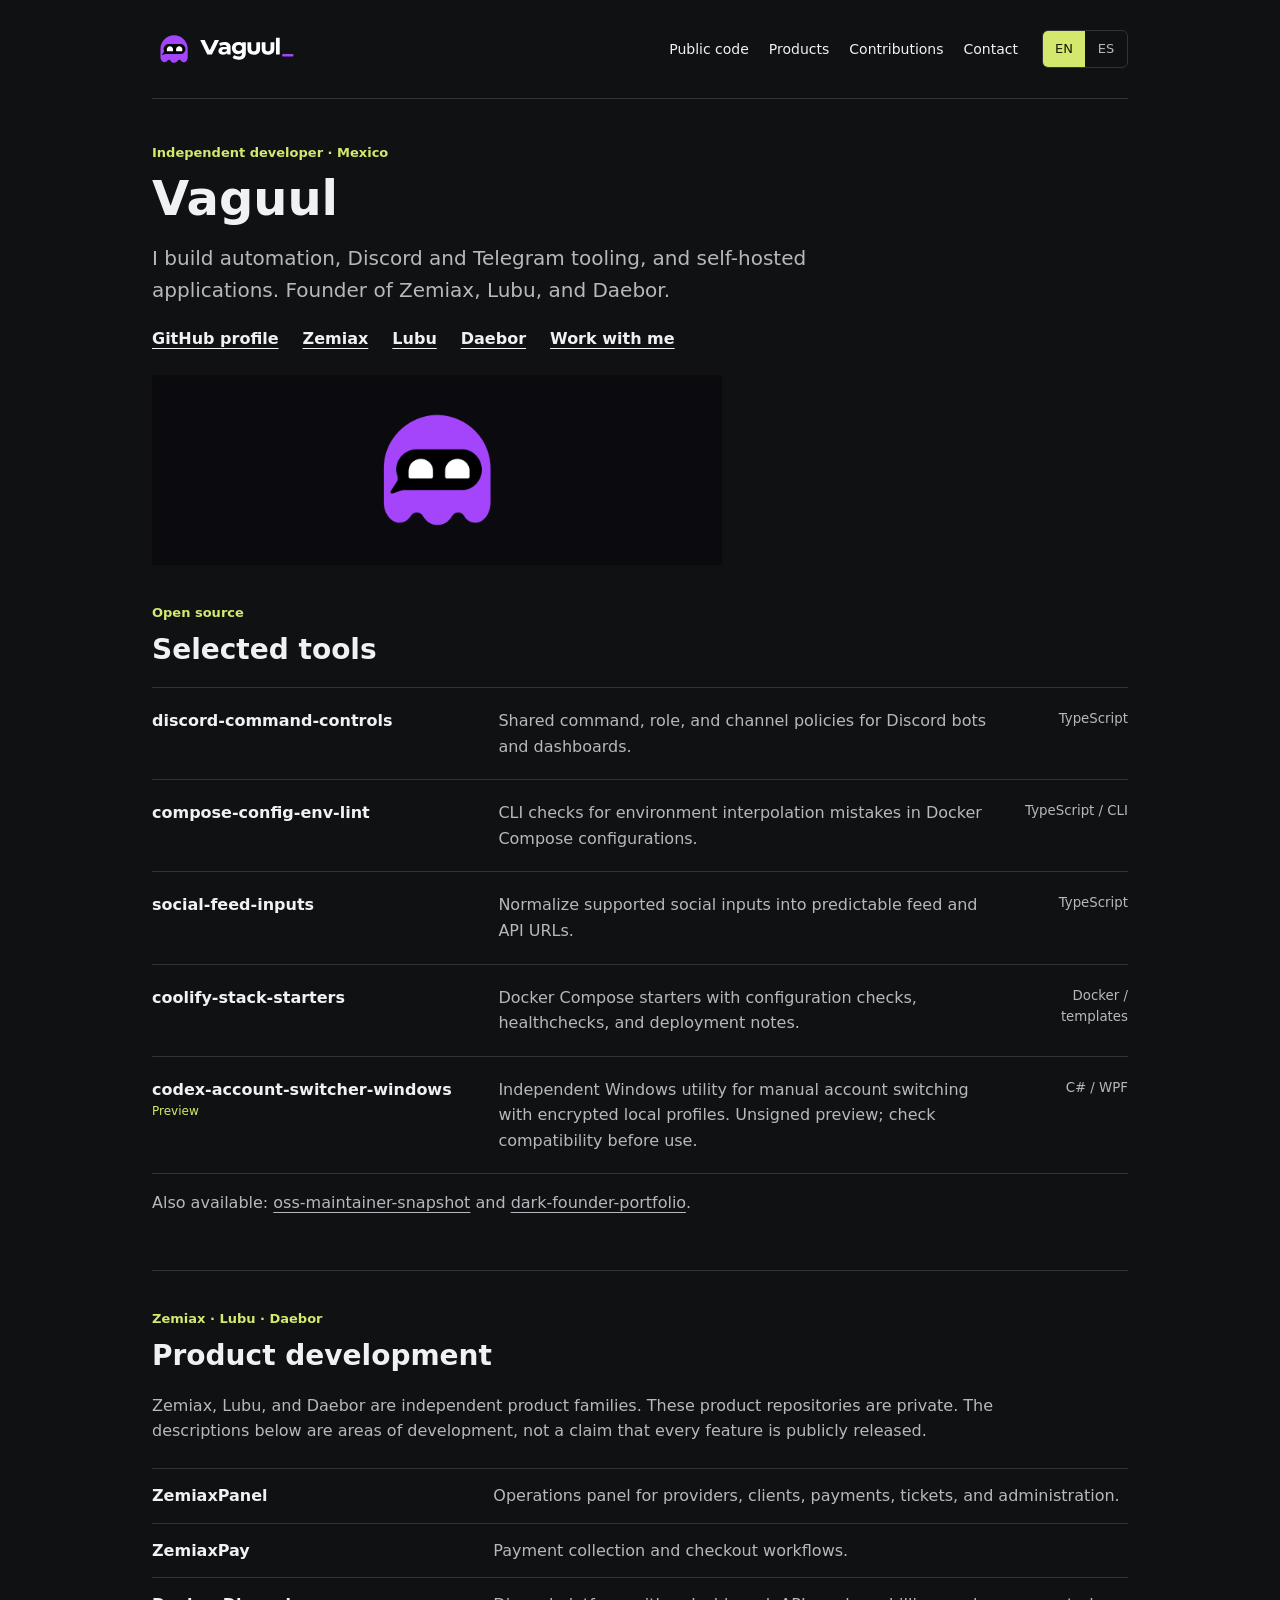
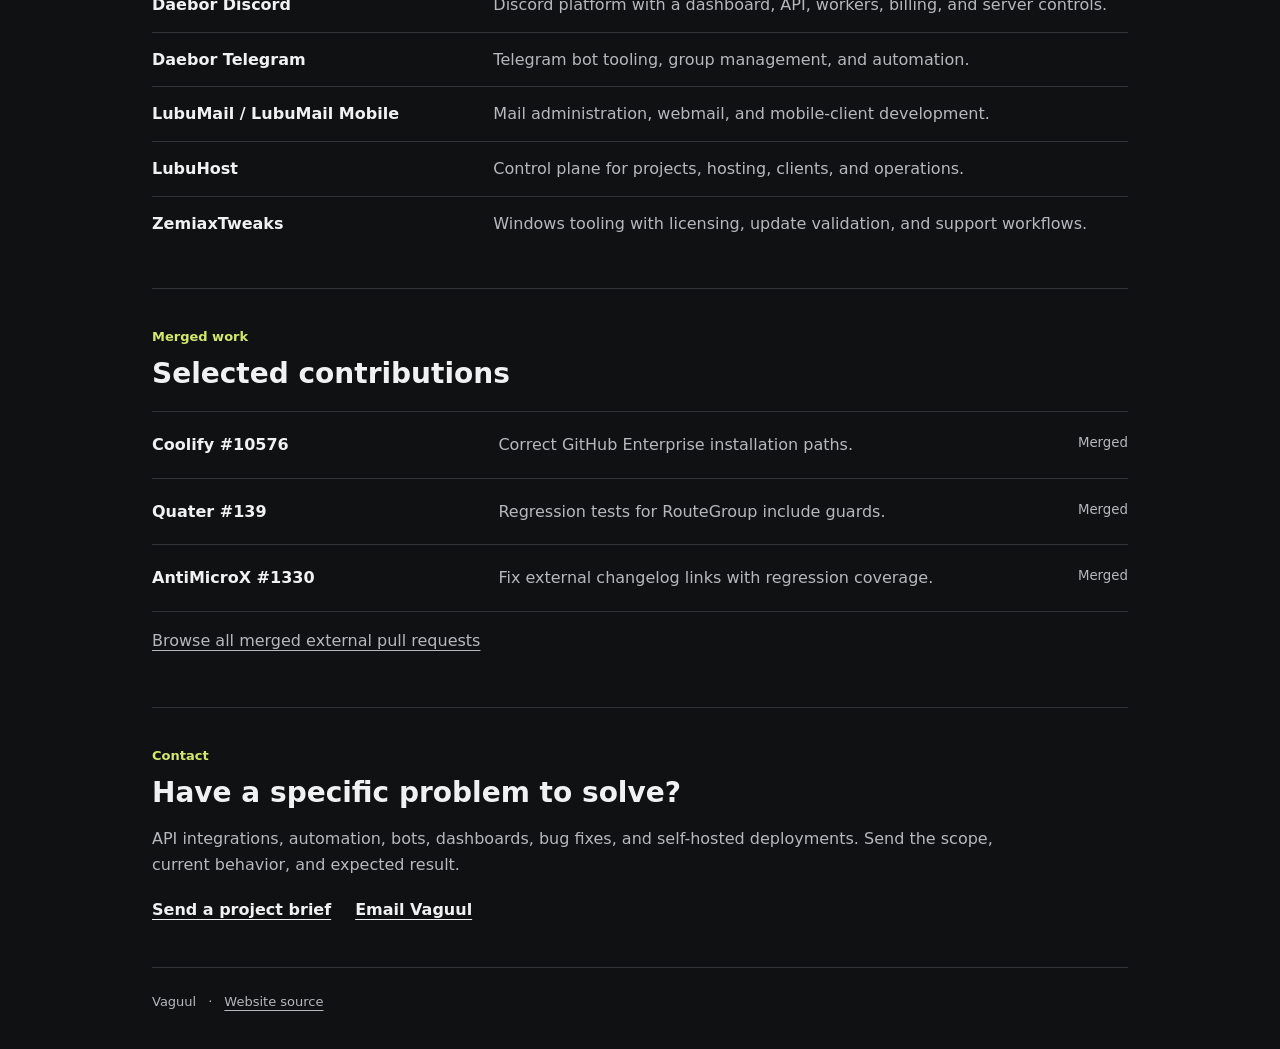
<file: index.html>
<!DOCTYPE html>
<html lang="en">
  <head>
    <meta charset="UTF-8" />
    <meta name="viewport" content="width=device-width, initial-scale=1.0" />
    <title>Vaguul</title>
    <meta name="description" content="Vaguul builds automation, bot tooling, and self-hosted applications. Explore public utilities, merged contributions, and products from Zemiax, Lubu, and Daebor." />
    <meta property="og:title" content="Vaguul" />
    <meta property="og:description" content="Automation, bot tooling, and self-hosted applications. Public code and selected contributions." />
    <meta property="og:type" content="website" />
    <meta property="og:url" content="https://vaguul.github.io/portfolio/" />
    <meta property="og:image" content="https://vaguul.github.io/portfolio/assets/vaguul-social.png?v=20261113c" />
    <meta name="twitter:card" content="summary_large_image" />
    <link rel="icon" type="image/svg+xml" href="./assets/favicon.svg?v=20261113" />
    <link rel="stylesheet" href="./styles.css?v=20261113-fidelity" />
  </head>
  <body>
    <a class="skip-link" href="#main" data-i18n="skip">Skip to content</a>
    <div class="page-shell">
      <header class="topbar">
        <a class="brand" href="#top" aria-label="Vaguul"><img src="./assets/vaguul-logo.svg?v=20261113" alt="Vaguul" width="150" height="50" /></a>
        <nav class="topnav" aria-label="Primary">
          <a href="#public" data-i18n="navPublic">Public code</a>
          <a href="#work" data-i18n="navWork">Products</a>
          <a href="#oss" data-i18n="navOss">Contributions</a>
          <a href="#contact" data-i18n="navContact">Contact</a>
        </nav>
        <div class="lang-toggle" role="group" aria-label="Language">
          <button type="button" class="lang-button" data-lang-trigger="en" aria-pressed="true">EN</button>
          <button type="button" class="lang-button" data-lang-trigger="es" aria-pressed="false">ES</button>
        </div>
      </header>

      <main id="main">
        <section class="intro" id="top" aria-labelledby="intro-title">
          <p class="eyebrow" data-i18n="eyebrow">Independent developer · Mexico</p>
          <h1 id="intro-title">Vaguul</h1>
          <p class="intro-text" data-i18n="intro">I build automation, Discord and Telegram tooling, and self-hosted applications. Founder of Zemiax, Lubu, and Daebor.</p>
          <div class="intro-links">
            <a href="https://github.com/vaguul" data-i18n="github">GitHub profile</a>
            <a href="https://github.com/zemiax">Zemiax</a>
            <a href="https://github.com/LubuLabs">Lubu</a>
            <a href="https://github.com/Daebor">Daebor</a>
            <a href="#contact" data-i18n="contactLink">Work with me</a>
          </div>
          <img class="brand-banner" src="./assets/vaguul-github-banner.png?v=20261113c" alt="Vaguul" width="1200" height="400" decoding="async" />
        </section>

        <section class="section" id="public" aria-labelledby="public-title">
          <div class="section-head">
            <p class="section-label" data-i18n="publicLabel">Open source</p>
            <h2 id="public-title" data-i18n="publicTitle">Selected tools</h2>
          </div>
          <div class="repo-list">
            <a class="repo-row" href="https://github.com/vaguul/discord-command-controls">
              <strong>discord-command-controls</strong><span data-i18n="discord">Shared command, role, and channel policies for Discord bots and dashboards.</span><small>TypeScript</small>
            </a>
            <a class="repo-row" href="https://github.com/vaguul/compose-config-env-lint">
              <strong>compose-config-env-lint</strong><span data-i18n="compose">CLI checks for environment interpolation mistakes in Docker Compose configurations.</span><small>TypeScript / CLI</small>
            </a>
            <a class="repo-row" href="https://github.com/vaguul/social-feed-inputs">
              <strong>social-feed-inputs</strong><span data-i18n="social">Normalize supported social inputs into predictable feed and API URLs.</span><small>TypeScript</small>
            </a>
            <a class="repo-row" href="https://github.com/vaguul/coolify-stack-starters">
              <strong>coolify-stack-starters</strong><span data-i18n="starters">Docker Compose starters with configuration checks, healthchecks, and deployment notes.</span><small>Docker / templates</small>
            </a>
            <a class="repo-row" href="https://github.com/vaguul/codex-account-switcher-windows/releases/tag/v0.2.11">
              <strong>codex-account-switcher-windows <span class="status" data-i18n="preview">Preview</span></strong><span data-i18n="switcher">Independent Windows utility for manual account switching with encrypted local profiles. Unsigned preview; check compatibility before use.</span><small>C# / WPF</small>
            </a>
          </div>
          <p class="section-note"><span data-i18n="more">Also available:</span> <a href="https://github.com/vaguul/oss-maintainer-snapshot">oss-maintainer-snapshot</a> <span data-i18n="and">and</span> <a href="https://github.com/vaguul/dark-founder-portfolio">dark-founder-portfolio</a>.</p>
        </section>

        <section class="section" id="work" aria-labelledby="work-title">
          <div class="section-head">
            <p class="section-label">Zemiax · Lubu · Daebor</p>
            <h2 id="work-title" data-i18n="workTitle">Product development</h2>
          </div>
          <p class="section-note" data-i18n="privateNote">Zemiax, Lubu, and Daebor are independent product families. These product repositories are private. The descriptions below are areas of development, not a claim that every feature is publicly released.</p>
          <dl class="product-list">
            <div><dt>ZemiaxPanel</dt><dd data-i18n="panel">Operations panel for providers, clients, payments, tickets, and administration.</dd></div>
            <div><dt>ZemiaxPay</dt><dd data-i18n="pay">Payment collection and checkout workflows.</dd></div>
            <div><dt>Daebor Discord</dt><dd data-i18n="discordProduct">Discord platform with a dashboard, API, workers, billing, and server controls.</dd></div>
            <div><dt>Daebor Telegram</dt><dd data-i18n="telegram">Telegram bot tooling, group management, and automation.</dd></div>
            <div><dt>LubuMail / LubuMail Mobile</dt><dd data-i18n="mail">Mail administration, webmail, and mobile-client development.</dd></div>
            <div><dt>LubuHost</dt><dd data-i18n="host">Control plane for projects, hosting, clients, and operations.</dd></div>
            <div><dt>ZemiaxTweaks</dt><dd data-i18n="tweaks">Windows tooling with licensing, update validation, and support workflows.</dd></div>
          </dl>
        </section>

        <section class="section" id="oss" aria-labelledby="oss-title">
          <div class="section-head">
            <p class="section-label" data-i18n="ossLabel">Merged work</p>
            <h2 id="oss-title" data-i18n="ossTitle">Selected contributions</h2>
          </div>
          <div class="repo-list">
            <a class="repo-row" href="https://github.com/coollabsio/coolify/pull/10576"><strong>Coolify #10576</strong><span data-i18n="contrib1">Correct GitHub Enterprise installation paths.</span><small data-i18n="merged">Merged</small></a>
            <a class="repo-row" href="https://github.com/DevilsAutumn/quater/pull/139"><strong>Quater #139</strong><span data-i18n="contrib2">Regression tests for RouteGroup include guards.</span><small data-i18n="merged">Merged</small></a>
            <a class="repo-row" href="https://github.com/AntiMicroX/antimicrox/pull/1330"><strong>AntiMicroX #1330</strong><span data-i18n="contrib3">Fix external changelog links with regression coverage.</span><small data-i18n="merged">Merged</small></a>
          </div>
          <p class="section-note"><a href="https://github.com/pulls?q=is%3Apr+is%3Amerged+author%3Avaguul+is%3Apublic+-user%3Avaguul+-user%3Azemiax+-user%3ALubuLabs+-user%3ADaebor" data-i18n="allContributions">Browse all merged external pull requests</a></p>
        </section>

        <section class="section contact-section" id="contact" aria-labelledby="contact-title">
          <p class="section-label" data-i18n="contactLabel">Contact</p>
          <h2 id="contact-title" data-i18n="contactTitle">Have a specific problem to solve?</h2>
          <p class="section-note" data-i18n="contactText">API integrations, automation, bots, dashboards, bug fixes, and self-hosted deployments. Send the scope, current behavior, and expected result.</p>
          <div class="intro-links">
            <a href="https://contra.com/s/lrs7rUkr-automation-api-integrations-and-internal-tools" data-i18n="brief">Send a project brief</a>
            <a href="mailto:heyvaguul@gmail.com" data-i18n="email">Email Vaguul</a>
          </div>
        </section>
      </main>
      <footer>Vaguul <span aria-hidden="true">·</span> <a href="https://github.com/vaguul/portfolio" data-i18n="source">Website source</a></footer>
    </div>
    <script>
      const translations = {
        en: {
          skip: "Skip to content", navPublic: "Public code", navWork: "Products", navOss: "Contributions", navContact: "Contact",
          eyebrow: "Independent developer · Mexico", intro: "I build automation, Discord and Telegram tooling, and self-hosted applications. Founder of Zemiax, Lubu, and Daebor.",
          github: "GitHub profile", contactLink: "Work with me", publicLabel: "Open source", publicTitle: "Selected tools",
          discord: "Shared command, role, and channel policies for Discord bots and dashboards.",
          compose: "CLI checks for environment interpolation mistakes in Docker Compose configurations.",
          social: "Normalize supported social inputs into predictable feed and API URLs.",
          starters: "Docker Compose starters with configuration checks, healthchecks, and deployment notes.",
          preview: "Preview", switcher: "Independent Windows utility for manual account switching with encrypted local profiles. Unsigned preview; check compatibility before use.",
          more: "Also available:", and: "and", workTitle: "Product development",
          privateNote: "Zemiax, Lubu, and Daebor are independent product families. These product repositories are private. The descriptions below are areas of development, not a claim that every feature is publicly released.",
          panel: "Operations panel for providers, clients, payments, tickets, and administration.", pay: "Payment collection and checkout workflows.",
          discordProduct: "Discord platform with a dashboard, API, workers, billing, and server controls.", telegram: "Telegram bot tooling, group management, and automation.",
          mail: "Mail administration, webmail, and mobile-client development.", host: "Control plane for projects, hosting, clients, and operations.",
          tweaks: "Windows tooling with licensing, update validation, and support workflows.",
          ossLabel: "Merged work", ossTitle: "Selected contributions", contrib1: "Correct GitHub Enterprise installation paths.",
          contrib2: "Regression tests for RouteGroup include guards.", contrib3: "Fix external changelog links with regression coverage.",
          merged: "Merged", allContributions: "Browse all merged external pull requests", contactLabel: "Contact", contactTitle: "Have a specific problem to solve?",
          contactText: "API integrations, automation, bots, dashboards, bug fixes, and self-hosted deployments. Send the scope, current behavior, and expected result.",
          brief: "Send a project brief", email: "Email Vaguul", source: "Website source"
        },
        es: {
          skip: "Ir al contenido", navPublic: "Código público", navWork: "Productos", navOss: "Contribuciones", navContact: "Contacto",
          eyebrow: "Desarrollador independiente · México", intro: "Desarrollo automatización, herramientas para Discord y Telegram y aplicaciones autoalojadas. Fundador de Zemiax, Lubu y Daebor.",
          github: "Perfil de GitHub", contactLink: "Trabajemos juntos", publicLabel: "Código abierto", publicTitle: "Herramientas seleccionadas",
          discord: "Políticas compartidas de comandos, roles y canales para bots y paneles de Discord.",
          compose: "CLI que detecta errores de interpolación de variables en configuraciones de Docker Compose.",
          social: "Normaliza entradas de redes compatibles en URLs predecibles de feeds y APIs.",
          starters: "Plantillas Docker Compose con validación de configuración, comprobaciones de salud y notas de despliegue.",
          preview: "Preliminar", switcher: "Utilidad independiente para cambiar de cuenta manualmente en Windows con perfiles locales cifrados. Versión preliminar sin firma; comprueba la compatibilidad antes de usarla.",
          more: "También disponibles:", and: "y", workTitle: "Desarrollo de productos",
          privateNote: "Zemiax, Lubu y Daebor son familias de productos independientes. Los repositorios de estos productos son privados. Estas descripciones indican áreas de desarrollo, no que todas sus funciones estén publicadas.",
          panel: "Panel de operaciones para proveedores, clientes, pagos, tickets y administración.", pay: "Flujos de cobro y checkout.",
          discordProduct: "Plataforma de Discord con panel, API, procesos en segundo plano, facturación y controles por servidor.", telegram: "Herramientas de bots de Telegram, gestión de grupos y automatización.",
          mail: "Administración de correo, webmail y desarrollo de clientes móviles.", host: "Panel de control para proyectos, alojamiento, clientes y operaciones.",
          tweaks: "Herramientas de Windows con licencias, validación de actualizaciones y flujos de soporte.",
          ossLabel: "Cambios integrados", ossTitle: "Contribuciones seleccionadas", contrib1: "Corrección de rutas de instalación de GitHub Enterprise.",
          contrib2: "Pruebas de regresión para las protecciones de inclusión de RouteGroup.", contrib3: "Corrección de enlaces externos del historial de cambios con pruebas de regresión.",
          merged: "Integrado", allContributions: "Ver todos los pull requests externos integrados", contactLabel: "Contacto", contactTitle: "¿Tienes un problema concreto por resolver?",
          contactText: "Integraciones API, automatización, bots, paneles, correcciones y despliegues autoalojados. Envía el alcance, el comportamiento actual y el resultado esperado.",
          brief: "Enviar propuesta de proyecto", email: "Escribir a Vaguul", source: "Código del sitio"
        }
      };
      function setLanguage(language) {
        const lang = Object.hasOwn(translations, language) ? language : "en";
        document.documentElement.lang = lang;
        document.querySelectorAll("[data-i18n]").forEach((node) => {
          node.textContent = translations[lang][node.dataset.i18n];
        });
        document.querySelectorAll("[data-lang-trigger]").forEach((button) => {
          button.setAttribute("aria-pressed", String(button.dataset.langTrigger === lang));
        });
      }
      document.querySelectorAll("[data-lang-trigger]").forEach((button) => {
        button.addEventListener("click", () => setLanguage(button.dataset.langTrigger));
      });
    </script>
  </body>
</html>
</file>
<file: styles.css>
:root {
  color-scheme: dark;
  --bg: #101113;
  --text: #f0f1f2;
  --muted: #b5b9bd;
  --line: #303337;
  --accent: #d4e86d;
}
* { box-sizing: border-box; }
html { scroll-behavior: smooth; }
body { margin: 0; background: var(--bg); color: var(--text); font-family: "Segoe UI", system-ui, sans-serif; line-height: 1.6; letter-spacing: 0; }
a { color: inherit; text-underline-offset: 4px; }
a:hover { color: var(--accent); }
a:focus-visible, button:focus-visible { outline: 2px solid var(--accent); outline-offset: 5px; }
.page-shell { max-width: 1040px; padding: 0 32px; margin: 0 auto; }
.skip-link { position: absolute; top: -80px; left: 16px; z-index: 2; padding: 8px 16px; background: var(--bg); }
.skip-link:focus { top: 12px; }
.topbar { display: flex; align-items: center; gap: 24px; flex-wrap: wrap; padding: 24px 0; border-bottom: 1px solid var(--line); }
.brand { font-weight: 700; text-decoration: none; color: var(--accent); white-space: nowrap; }
.brand img { display: block; width: 150px; height: 50px; object-fit: contain; }
.topnav { display: flex; gap: 20px; flex-wrap: wrap; margin-left: auto; }
.topnav a { text-decoration: none; font-size: 14px; }
.lang-toggle { display: flex; flex-shrink: 0; border: 1px solid var(--line); border-radius: 6px; overflow: hidden; }
.lang-button { min-width: 42px; min-height: 36px; border: 0; background: transparent; color: var(--muted); cursor: pointer; font: inherit; font-size: 13px; }
.lang-button[aria-pressed="true"] { background: var(--accent); color: #171a08; }
.intro { padding: 44px 0 0; }
.eyebrow, .section-label { margin: 0 0 8px; color: var(--accent); font-size: 13px; font-weight: 600; }
h1, h2, h3, p { margin: 0; }
h1 { font-size: 48px; line-height: 1.12; }
h2 { font-size: 28px; line-height: 1.25; }
.intro-text { margin-top: 16px; max-width: 720px; font-size: 20px; color: var(--muted); }
.intro-links { display: flex; gap: 24px; flex-wrap: wrap; margin-top: 20px; font-weight: 600; }
.brand-banner { display: block; width: 100%; height: auto; max-height: 190px; object-fit: contain; object-position: left center; margin-top: 24px; }
.section { padding: 38px 0; border-bottom: 1px solid var(--line); scroll-margin-top: 24px; }
.section-head { margin-bottom: 20px; }
.section-note { max-width: 850px; color: var(--muted); margin: 16px 0; }
.repo-list { border-top: 1px solid var(--line); }
.repo-row { display: grid; grid-template-columns: minmax(220px, 1fr) minmax(0, 1.5fr) 120px; gap: 20px; padding: 20px 0; border-bottom: 1px solid var(--line); text-decoration: none; align-items: start; }
.repo-row strong { font-size: 16px; overflow-wrap: anywhere; }
.repo-row > span { color: var(--muted); }
.repo-row small { color: var(--muted); text-align: right; }
.repo-row:hover strong { text-decoration: underline; text-underline-offset: 4px; }
.status { display: block; color: var(--accent); font-size: 12px; font-weight: 500; }
.product-list { margin: 24px 0 0; }
.product-list > div { display: grid; grid-template-columns: minmax(200px, 1fr) minmax(0, 2fr); gap: 24px; padding: 14px 0; border-top: 1px solid var(--line); }
dt { font-weight: 600; }
dd { margin: 0; color: var(--muted); }
.contact-section { padding-bottom: 44px; }
footer { display: flex; gap: 12px; flex-wrap: wrap; padding: 24px 0 36px; color: var(--muted); font-size: 13px; }
@media (max-width: 760px) {
  .page-shell { padding: 0 22px; }
  .topbar { gap: 16px; }
  .topnav { order: 3; width: 100%; margin-left: 0; gap: 16px; }
  .lang-toggle { margin-left: auto; }
  .repo-row { grid-template-columns: minmax(0, 1fr); gap: 6px; }
  .repo-row small { text-align: left; }
  .product-list > div { grid-template-columns: minmax(0, 1fr); gap: 4px; }
  h1 { font-size: 40px; }
  h2 { font-size: 25px; }
  .intro-text { font-size: 18px; }
  .intro { padding-top: 32px; }
  .section { padding: 28px 0; }
  .brand-banner { margin-top: 20px; }
}
@media (prefers-reduced-motion: reduce) { html { scroll-behavior: auto; } }
</file>
